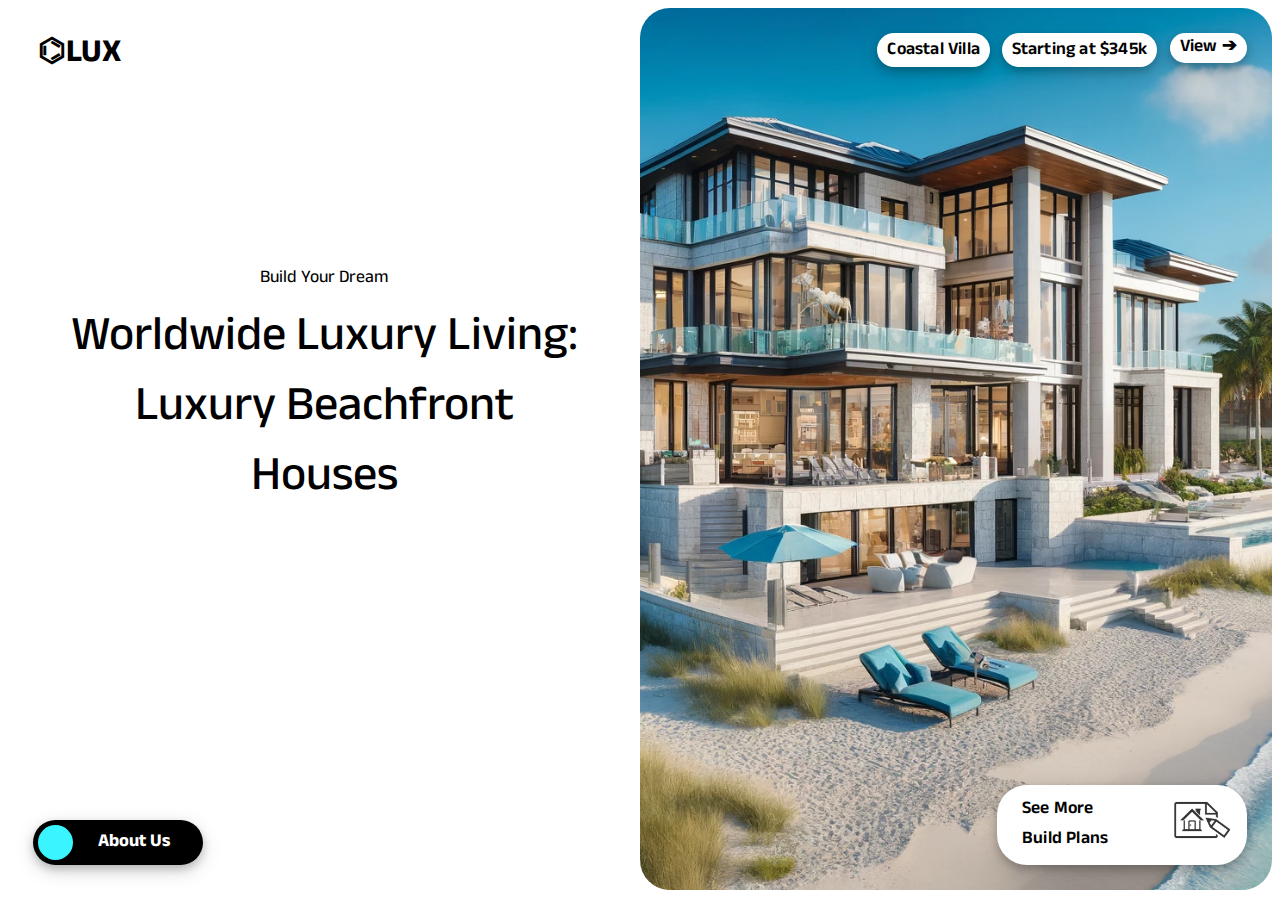
<file: index.html>
<!DOCTYPE html>
<html lang="en">
<head>
    <meta charset="UTF-8">
    <meta name="viewport" content="width=device-width, initial-scale=1.0">
    <title>Lux</title>
    <link rel="stylesheet" href="styles.css">
    <link rel="shortcut icon" type="image/webp" href="Media/LuxIcon2.png">
</head>
<body>

    <div class="page-transition"></div>

    <div class="view1">
        <div class="view1-child left">

            <div class="view1-content1">
                <div class="view1-child-left-logo">
                    <h1 class="view1-logo"><a href="#">⌬LUX</a></h1>
                </div>
                <div class="view1-child-left-text">
                    <h4 class="view1-tagline">Build Your Dream</h4>
                    <h1 class="view1-tagline-main">Worldwide Luxury Living:<br>Luxury Beachfront <br> Houses</h1>
                </div>
                <div class="contact-button clickable" id="contact-button">
                    <h1>About Us</h1>
                    <div class="contact-button-slider"></div>
                    
                </div>
            </div> 
        </div>
        <div class="view1-child right">
            <!-- <div class="view1-child-right-text1">
                <h1>Coastal Villa</h1> 
            </div> -->
            <div class="view1-child-right-price">
                <h1>Starting at $345k</h1>
            </div>
            <div class="view1-child-right-name">
                <h1>Coastal Villa</h1>
            </div>
            <div class="view1-child-right-more">
                <a class="clickable" href="listing1.html">View ➔</a>
            </div>
            <div class="view1-child-right-location" id="blueprints-button">
                <h1>See More <br> Build Plans </h1>
                <img src="Media/blueprint_icon.png" class="view1-right-loc-symbol">
            </div>
            <img src="Media/real-estate-image1.webp" class="view1-right-img">

            <!-- <div class="view1-child-right-cover">
                <div class="view1-child-right-cover-button">?</div>
            </div> -->
        </div>
    </div>
    <script src="script.js"></script>
</body>
</html>
</file>
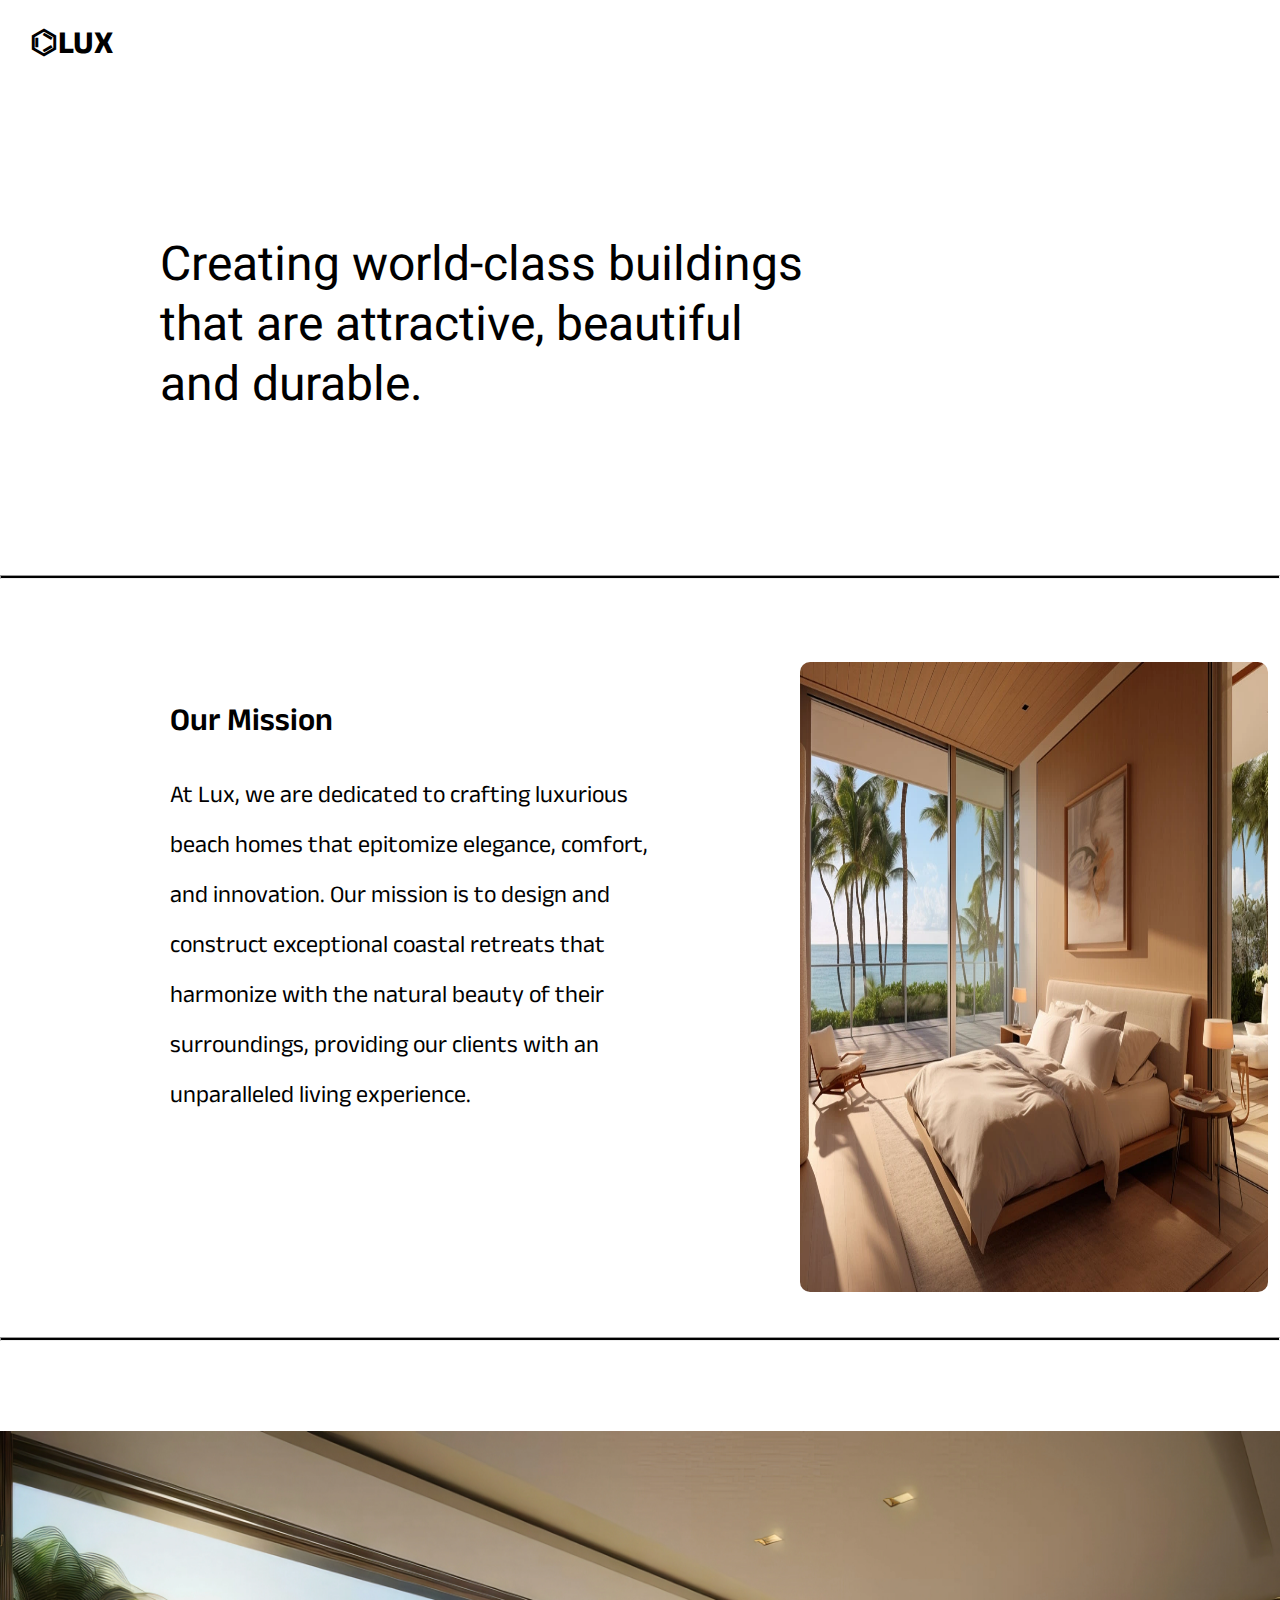
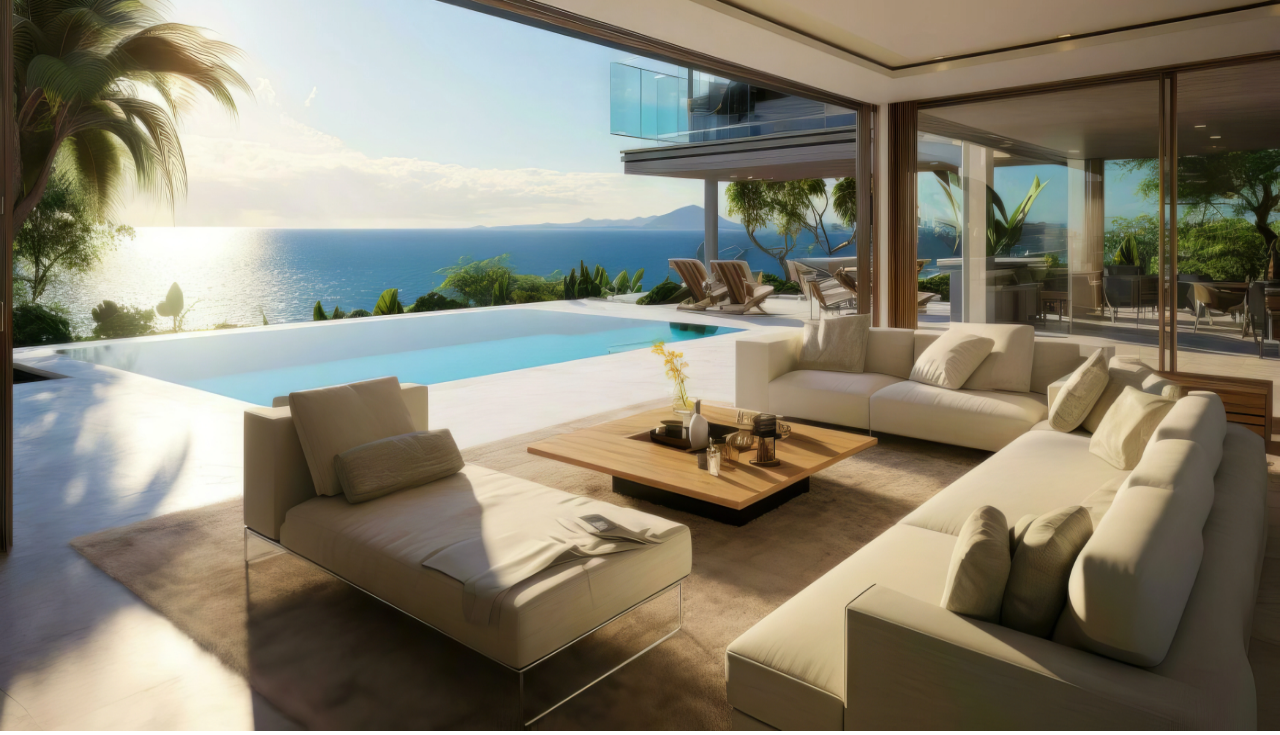
<file: about.html>
<!DOCTYPE html>
<html lang="en">
<head>
    <meta charset="UTF-8">
    <meta name="viewport" content="width=device-width, initial-scale=1.0">
    <link rel="stylesheet" href="styles.css">
    <title>Document</title>
    <style>
        body{
            padding: 0;
            margin: 0;
        }
    </style>
</head>
<body>
    <div class="page-transition"></div>
    <div class="view1-child-left-logo">
        <h1 class="view1-logo"><a class="clickable" href="index.html">⌬LUX</a></h1>
    </div>
    <div class="about-part1"><h1>Creating world-class buildings<br>that are attractive, beautiful<br>and durable.</h1></div>
    <hr class="about-line1">
    <div class="about-view1">
        <div class="about-view1-child left">
            <h1>Our Mission</h1>
            <h2>At Lux, we are dedicated to crafting luxurious beach homes that epitomize elegance, comfort, and innovation. Our mission is to design and construct exceptional coastal retreats that harmonize with the natural beauty of their surroundings, providing our clients with an unparalleled living experience. </h2>
        </div>
        <div class="about-view1-child right">
            <img src="Media/real-estate-image3.webp" alt="" class="about-view1-child-img">
        </div>
    </div>
    <hr class="about-line2">
    <img src="Media/real-estate-image7.webp" alt="" class="about-view1-img2">

    <script src="script.js"></script>
</body>
</html>
</file>
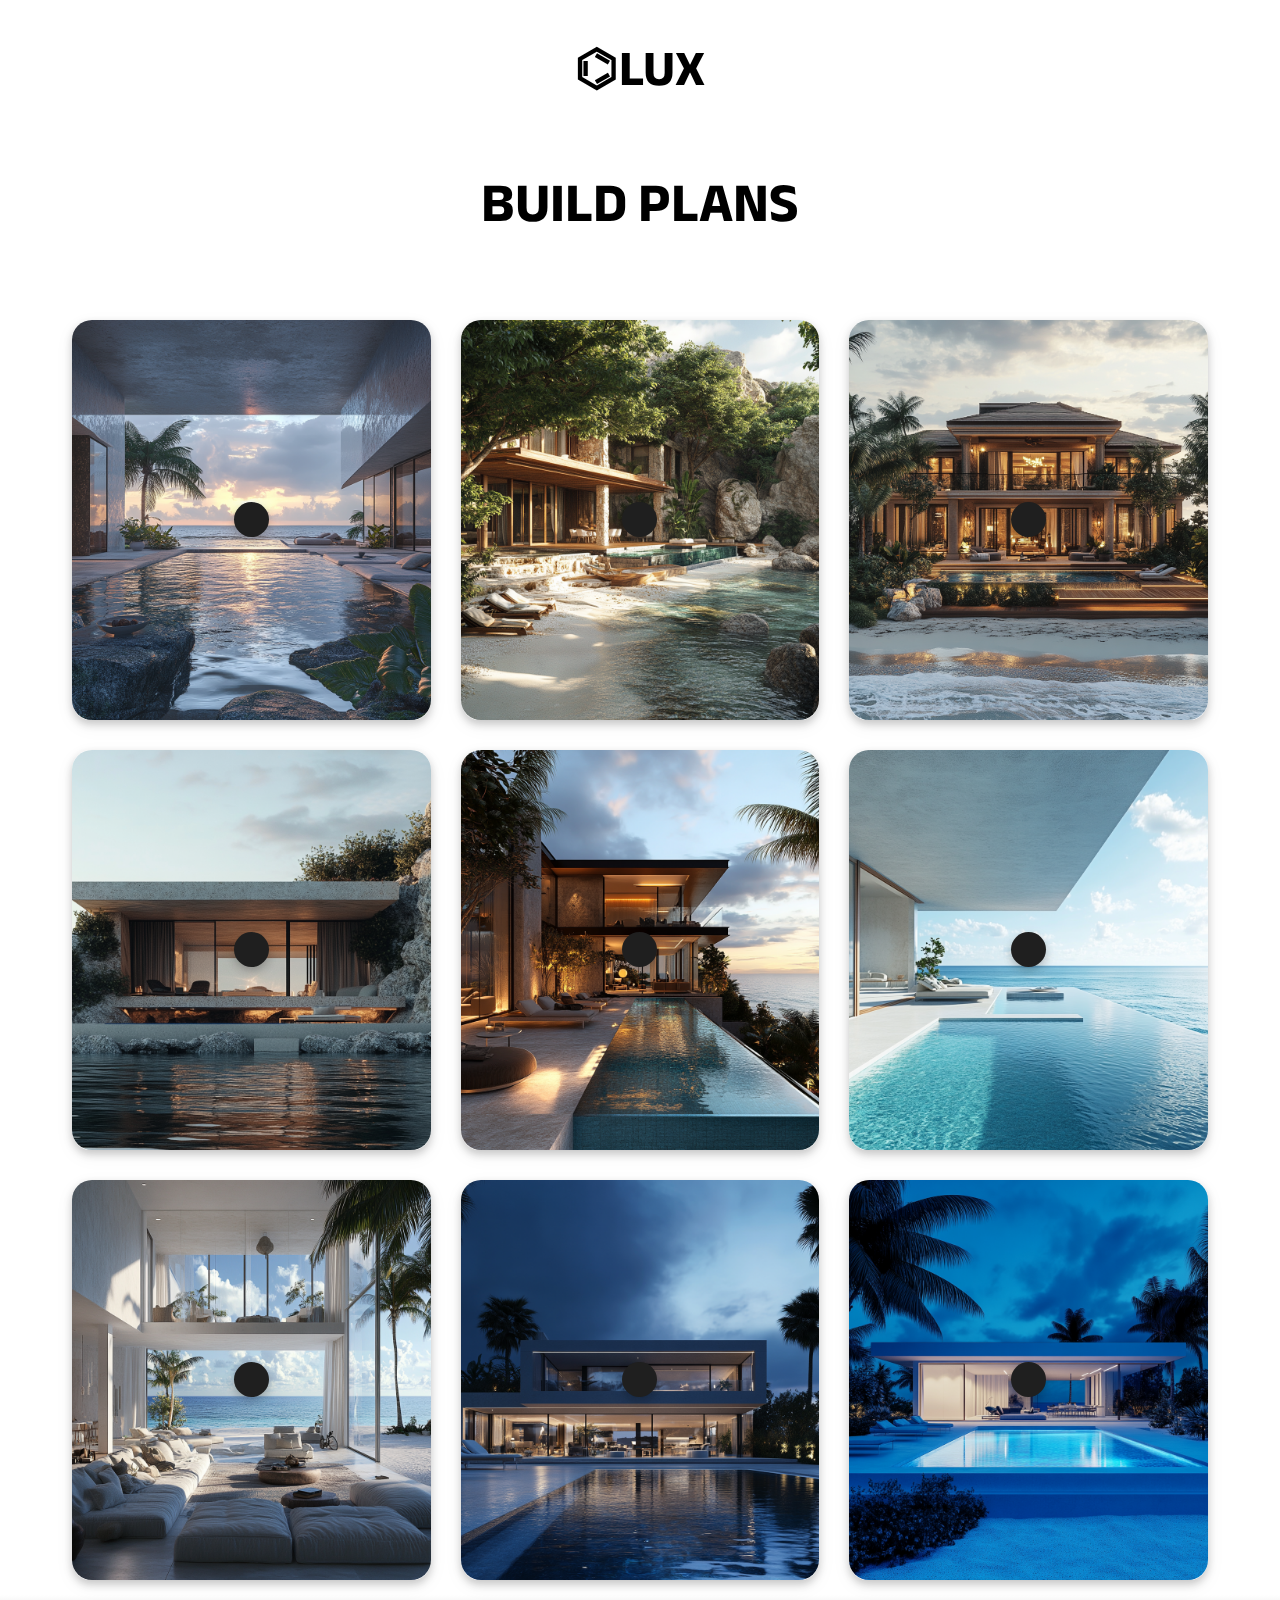
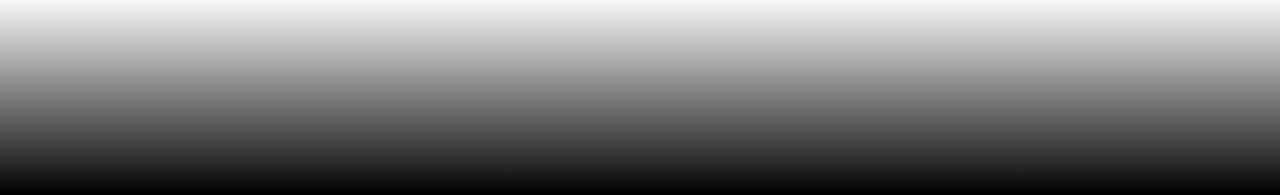
<file: blueprints.html>
<!DOCTYPE html>
<html lang="en">
<head>
    <meta charset="UTF-8">
    <meta name="viewport" content="width=device-width, initial-scale=1.0">
    <title>Blueprints</title>
    <link rel="stylesheet" href="styles.css">
    <style>
        body{
            padding: 0;
            margin: 0;
        }
    </style>
</head>
<body>
    <div class="page-transition"></div>

    <div class="blueprints-page">
        <h1 class="view1-logo"><a class="clickable" href="index.html">⌬LUX</a></h1>
        <h2>BUILD PLANS</h2>
        <!-- <hr> -->
    </div>

    <div class="blueprint-container">
        <div class="blueprint-card">
            <img src="Media/01.png" alt="Picture of the Seaside Retreat Build Plan">
            <div class="blueprint-card-info">
                <h1>Seaside Retreat</h1>
            </div>
        </div>
        
        <div class="blueprint-card">
            <img src="Media/02.png" alt="Picture of the Horizon Cove Build Plan">
            <div class="blueprint-card-info">
                <h1>Horizon Cove</h1>
            </div>
        </div>
        
        <div class="blueprint-card">
            <img src="Media/03.png" alt="Picture of the Shoreline Escape Build Plan">
            <div class="blueprint-card-info">
                <h1>Shoreline Escape</h1>
            </div>
        </div>
        
        <div class="blueprint-card">
            <img src="Media/04.png" alt="Picture of the Driftwood Hideaway Build Plan">
            <div class="blueprint-card-info">
                <h1>Driftwood Hideaway</h1>
            </div>
        </div>
        
        <div class="blueprint-card">
            <img src="Media/05.png" alt="Picture of the Nautilus Retreat Build Plan">
            <div class="blueprint-card-info">
                <h1>Nautilus Retreat</h1>
            </div>
        </div>
        
        <div class="blueprint-card">
            <img src="Media/06.png" alt="Picture of the Saltwater Haven Build Plan">
            <div class="blueprint-card-info">
                <h1>Saltwater Haven</h1>
            </div>
        </div>
        
        <div class="blueprint-card">
            <img src="Media/07.png" alt="Picture of the Shoreline Villa Build Plan">
            <div class="blueprint-card-info">
                <h1>Shoreline Villa</h1>
            </div>
        </div>
        
        <div class="blueprint-card">
            <img src="Media/08.png" alt="Picture of the Darkwater Villa Build Plan">
            <div class="blueprint-card-info">
                <h1>Darkwater Villa</h1>
            </div>
        </div>
        
        <div class="blueprint-card">
            <img src="Media/09.png" alt="Picture of the Stormtide Villa Build Plan">
            <div class="blueprint-card-info">
                <h1>Stormtide Villa</h1>
            </div>
        </div>
        
        <div class="blueprints-end"></div>
    </div>
    

        


    <script src="script.js"></script>

</body>
</html>
</file>
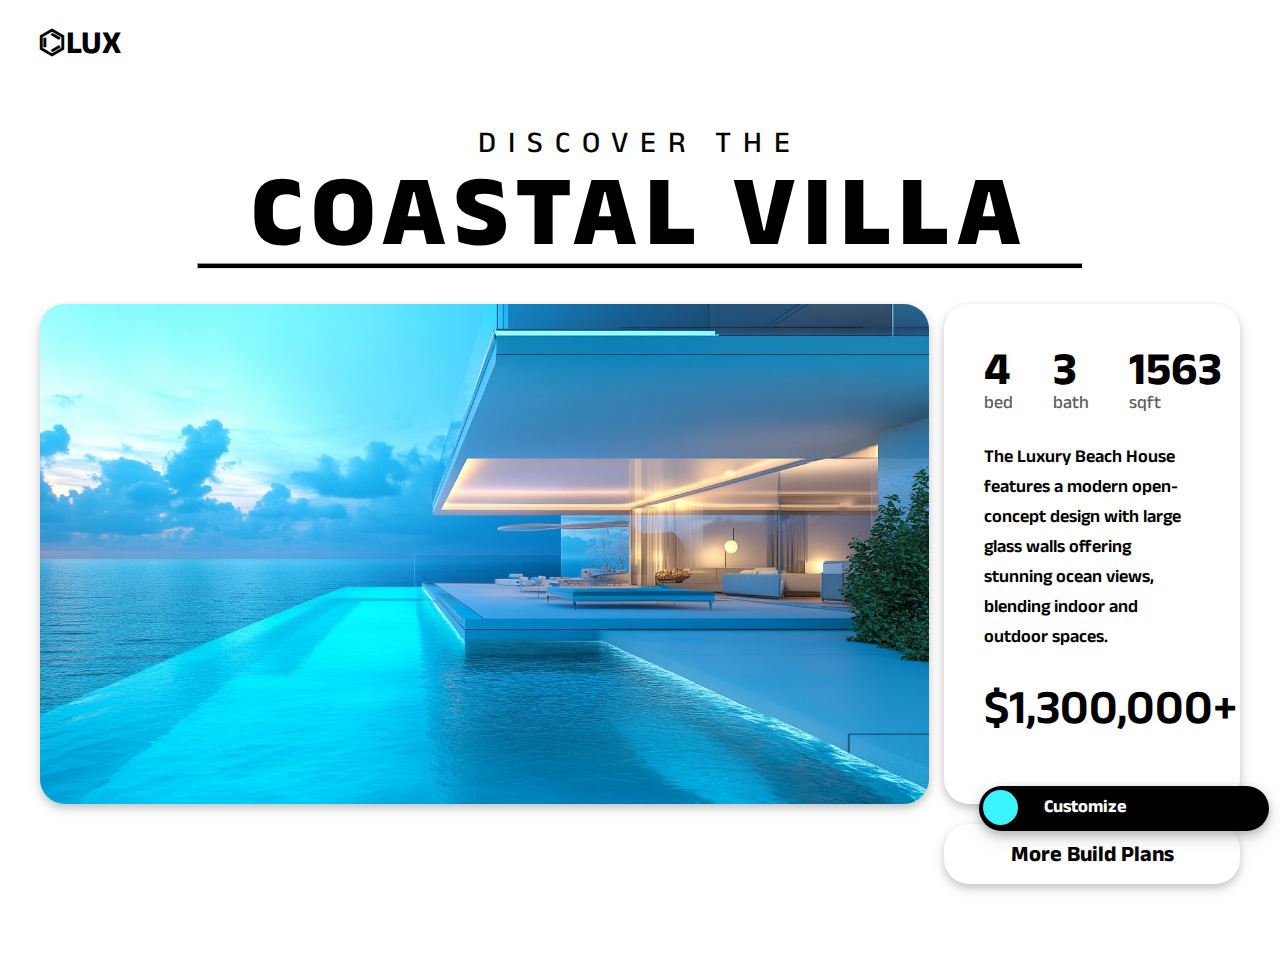
<file: listing1.html>
<!DOCTYPE html>
<html lang="en">
<head>
    <meta charset="UTF-8">
    <meta name="viewport" content="width=device-width, initial-scale=1.0">
    <title>Lux</title>
    <link rel="stylesheet" href="styles.css">
    <link rel="shortcut icon" type="image/webp" href="Media/LuxIcon2.png">
</head>
<body>
    <div class="page-transition"></div>

        
    <div class="view1-child-left-logo">
        <h1 class="view1-logo"><a class="clickable" href="index.html">⌬LUX</a></h1>
    </div>
    
    <div class="listing-part1">
        <h2>DISCOVER THE</h2>
        <h1>COASTAL VILLA</h1>
        <hr>
    </div>
    <div class="listing-part2">
        <div class="part2-left">
            <img src="Media/10.png" alt="">
        </div>
        <div class="part2-right">
            <div class="home-info">
                <div class="beds"><h1>4 <br> <Span>bed</Span></h1></div>
                <div class="baths"><h1>3 <br> <span>bath</span></h1></div>
                <div class="sqf"><h1>1563 <br> <span>sqft</span></h1></div>
            </div>
            <div class="part2-description">The Luxury Beach House features a modern open-concept design with large glass walls offering stunning ocean views, blending indoor and outdoor spaces.</div>
            <div class="price">$1,300,000+</div>
            
            <div class="customize-button">
                <h1>Customize</h1>
                <div class="customize-button-slider"></div>
            </div>
        </div>
    </div>
    <div class="listing-part3">
        <div class="listing-part3-left"></div>
        <div class="listing-part3-right" id="listing-part3-right">
            <h1>More Build Plans</h1>
        </div>
    </div>

    
    

    <script src="script.js"></script>
</body>
</html>
</file>
<file: styles.css>
@import url('https://fonts.googleapis.com/css2?family=Anek+Devanagari:wght@100..800&display=swap');
@import url('https://fonts.googleapis.com/css2?family=IBM+Plex+Sans:ital,wght@0,100;0,200;0,300;0,400;0,500;0,600;0,700;1,100;1,200;1,300;1,400;1,500;1,600;1,700&display=swap');
@import url('https://fonts.googleapis.com/css2?family=Heebo:wght@100..900&family=IBM+Plex+Sans:ital,wght@0,100;0,200;0,300;0,400;0,500;0,600;0,700;1,100;1,200;1,300;1,400;1,500;1,600;1,700&display=swap');
@import url('https://fonts.googleapis.com/css2?family=New+Amsterdam&display=swap');


:root {
    --animation-curve: cubic-bezier(.3, .5, .5, 1);
    --animation-curve2: cubic-bezier(3, 0.9, 1, 1.55);
}

::selection {
    background: #3AF5FF;
}

body::-webkit-scrollbar {
    background-color: rgb(255, 255, 255);
    width: 0;
}
  
  ::-webkit-scrollbar-thumb {
    background-color: rgb(255, 255, 255);
    border-radius: 0px;
    height: 30%;
}
  
  body::-webkit-scrollbar-thumb:hover {
    background-color: grey;
}

/* PAGE TRANSITION */

.page-transition {
    position: fixed;
    width: 100%;
    height: 100%;
    background-color: #ffffff;
    z-index: 9999;

    transition: transform 0.6s var(--animation-curve);
}
  


  
/* INDEX.HTML */


.view1 {
    display: flex;
    
}

.view1-child{
    flex: 1;
    
}
  
.view1-child.right {
    background-color: rgb(255, 255, 255);
    flex: 1;
    position: relative;
    
}
  
.view1-child.left {
    background-color: rgb(255, 255, 255);
    position: relative;
}

.view1-child-left-text{
    position: relative;
    top: 18%;
    text-align: center;
}

.view1-child:first-child {
    height: 98vh;
}

.view1-right-img{
    width: 100%;
    height: 100%;
    object-fit: cover;
    border-radius: 30px;
    
}

.view1-content1{
    width: 100%;
    height: 100%;
    background-color: rgb(255, 255, 255);
    position: absolute;
    z-index: 5;
}

.view1-tagline, .view1-tagline-main{
    font-family: "Anek Devanagari";
}

.view1-tagline{
    font-weight: 450;
    margin: 12px;
    
    font-size: 1.1em;
}
.view1-tagline-main{
    font-weight: 500;
    margin: 1px;
    font-style: bold;
    font-size: 3em;
    line-height: 70px;
    
}

.view1-logo{
    font-family: "Anek Devanagari";
    transition: all .3s;
}

.view1-logo a{
    text-decoration: none;
    color: black;
}

.view1-logo:hover{
    letter-spacing: 3px;
}

.view1-child-left-logo{
    margin-left: 30px;
}

/* .view1-child-right-text1{
    
    position: absolute;
  
}

.view1-child-right-text1 h1{
    
    margin-left: 30px;
    margin-top: 35px;
    color: white;
    font-family: "Anek Devanagari";
    font-size: 2em;
    font-weight: 600;
    line-height: 25px;
    font-style: bold;
  
} */


.view1-child-right-location{
    position: absolute;
    background-color: rgb(255, 255, 255);
    border-radius: 30px;
    box-shadow: 0 4px 8px 0 rgba(0, 0, 0, 0.2), 0 6px 20px 0 rgba(0, 0, 0, 0.15);
    right: 25px;
    bottom: 25px;
    width: 250px;
    

}

.view1-child-right-location h1{
    font-family: "Anek Devanagari";
    margin-left: 25px;
    margin-right: 100px;
    font-size: 1.1em;
    font-weight: 600;
    letter-spacing: .2px;
    margin-top: 10px;
    margin-bottom: 10px;
} 
.view1-right-loc-symbol{
    width:60px;
    position: absolute;
    right: 15px;
    top: 8px;
}

.view1-child-right-price{
    position: absolute;
    background-color: rgb(255, 255, 255);
    border-radius: 20px;
    box-shadow: 0 4px 8px 0 rgba(0, 0, 0, 0.2), 0 6px 20px 0 rgba(0, 0, 0, 0.15);
    right: 115px;
    top: 25px;
}

.view1-child-right-price h1{
    font-family: "Anek Devanagari";
    margin: 10px;
    font-size: 1.1em;
    font-weight: 600;
    letter-spacing: .2px;
    margin-top: 3px;
    margin-bottom: 1px;
}

.view1-child-right-name{
    position: absolute;
    background-color: rgb(255, 255, 255);
    border-radius: 20px;
    box-shadow: 0 4px 8px 0 rgba(0, 0, 0, 0.2), 0 6px 20px 0 rgba(0, 0, 0, 0.15);
    right: 282px;
    top: 25px;
}

.view1-child-right-name h1{
    font-family: "Anek Devanagari";
    margin: 10px;
    font-size: 1.1em;
    font-weight: 600;
    letter-spacing: .2px;
    margin-top: 3px;
    margin-bottom: 1px;
}

.view1-child-right-more{
    position: absolute;
    background-color: rgb(255, 255, 255);
    border-radius: 20px;
    box-shadow: 0 4px 8px 0 rgba(0, 0, 0, 0.2), 0 6px 20px 0 rgba(0, 0, 0, 0.15);
    right: 25px;
    top: 25px;
}

.view1-child-right-more a{
    font-family: "Anek Devanagari";
    margin: 10px;
    font-size: 1.1em;
    font-weight: 600;
    letter-spacing: .2px;
    text-decoration: none;
    color: black;
}

.view1-child-right-name, .view1-child-right-price, .view1-child-right-location, .view1-child-right-more{
    transition: all .15s;
    z-index: 9;
}

.view1-child-right-name:hover, .view1-child-right-price:hover{
    transform: scale(1.035);
    cursor: default;
}

.view1-child-right-location:hover{
    /* border: 7px, solid, #3AF5FF; */
    width: 310px;
    cursor: pointer;
}

.view1-child-right-location:hover h1{
    
    left: 0;
}

.view1-child-right-more:hover{
    background-color: #3AF5FF;
    transform: scale(1.05);
}

.view1-child-right-cover{
    width: 100%;
    height: 100%;
    
    
    position: absolute;
    
    top: 0;
    right: 0;
    z-index: 8;
    
    border-radius: 30px;
    
}
.view1-child-right-cover-button{
    width: 10%;
    height: 10%;
    left: 25px;
    bottom: 25px;
    position: absolute;
    color: white;
    text-align: center;
    justify-content: center;
    align-items: center;
    font-size: 45px;
    color: white;
    
    font-family: "Anek Devanagari";

    
    background-color: rgba(0,0,0,1);
    transition: all .5s;
    border-radius: 15px;
    
}

.view1-child-right-cover-button:hover{
    background-color: rgba(0,0,0,0.5);
    height: 100%;
    width: 100%; 
    left: 0;
    bottom: 0;
    color: rgba(0,0,0,0);
    
}

.contact-button{
    background-color: black;
    position: absolute;
    bottom: 25px;
    left: 25px;
    width: 170px;
    border-radius: 45px;
    height: 45px;
    transition: all .35s;
    box-shadow: 0 4px 8px 0 rgba(0, 0, 0, 0.2), 0 6px 20px 0 rgba(0, 0, 0, 0.15);
}

.contact-button h1{
    color: white;
    font-family: "Anek Devanagari";
    margin-left: 65px;
    margin-top: 8px;
    position: absolute;
    font-size: 18px;
    z-index: 16;
    transition: all .35s;
}

.contact-button-slider{
    background-color: #3af5ff;
    position: absolute;
    width: 35px;
    height: 35px;
    border-radius: 45px;
    margin-top: 4.5px;
    margin-left: 4.5px;
    top: 0;
    
    transition: all .35s;
}

.contact-button:hover{
    padding: 2px;
    cursor: pointer;
}

.contact-button:hover .contact-button-slider{
    width: 100%;
    height: 100%;
    margin-left: -2px;
    margin-top: 0px;
}

.contact-button:hover h1{
    color: black;
    margin-left: 18px;
    padding-right: 10px;
}

/* LISTING1.HTML */

.listing-part1{
    width: 100%;
    font-family: "Anek Devanagari";
    text-align: center;
    display: flex;
    flex-direction: column;
}

.listing-part1 hr{
    width: 70%;
    height: 4px;
    background-color: black;
    margin-top: -20px;
    margin-bottom: 15px;
}

.listing-part1 h2{
    font-weight: 500;
    letter-spacing: 12px;
    font-size: 30px;
    margin-bottom: -30px;
    padding: 0;
}

.listing-part1 h1{
    font-weight: 900;
    font-size: 100px;
    letter-spacing: 8px;
    margin: 0;
    padding: 0;
    margin-bottom: -30px ;
}


.listing-part2{
    width: 95%;
    margin: 0 auto;
    margin-top: 20px;
    height: 500px;
    display: flex;
}
.part2-left{
    flex: 3;
    margin-right: 15px;
    background-color: aquamarine;
    border-radius: 25px;
    box-shadow: 0 4px 8px 0 rgba(0, 0, 0, 0.2), 0 6px 20px 0 rgba(0, 0, 0, 0.05);
}
.part2-left img{
    width: 100%;
    height: 100%;
    border-radius: 25px;
    object-fit: cover;
}
.part2-right{
    flex: 1;
    background-color: #ffffff;
    border-radius: 25px;
    box-shadow: 0 4px 8px 0 rgba(0, 0, 0, 0.2), 0 6px 20px 0 rgba(0, 0, 0, 0.05);
}

.listing-part3{
    width: 95%;
    margin: 0 auto;
    height: 60px;
    border-radius: 25px;
    margin-top: 20px;
    display: flex;
    margin-bottom: 90px;
    /* box-shadow: 0 4px 8px 0 rgba(0, 0, 0, 0.2), 0 6px 20px 0 rgba(0, 0, 0, 0.05); */
}

.listing-part3-left{
    flex: 3;
    margin-right: 15px;
    border-radius: 25px;
}
.listing-part3-right{
    justify-content: center;
    align-items: center;
    text-align: center;
    flex: 1;
    border-radius: 25px;
    box-shadow: 0 4px 8px 0 rgba(0, 0, 0, 0.2), 0 6px 20px 0 rgba(0, 0, 0, 0.05);
    cursor: pointer;
    transition: all .2s;
}
.listing-part3-right h1{
    font-family: "Anek Devanagari";
    font-size: 22px;
}
.listing-part3-right:hover{
    flex: 1.3;
}

.price{
    font-family: "Anek Devanagari";
    font-size: 48px;
    margin-top: 20px;
    margin-left: 40px;
    font-weight: 600;
}

.customize-button{
    background-color: black;
    position: absolute;
    width: 290px;
    border-radius: 45px;
    height: 45px;
    transition: all .35s;
    box-shadow: 0 4px 8px 0 rgba(0, 0, 0, 0.2), 0 6px 20px 0 rgba(0, 0, 0, 0.15);
    margin-top: 30px;
    margin-left: 35px;
}

.customize-button h1{
    color: white;
    font-family: "Anek Devanagari";
    margin-left: 65px;
    margin-top: 8px;
    position: absolute;
    font-size: 18px;
    z-index: 16;
    transition: all .35s;
}

.customize-button-slider{
    background-color: #3af5ff;
    position: absolute;
    width: 35px;
    height: 35px;
    border-radius: 45px;
    margin-top: 4.5px;
    margin-left: 4.5px;
    top: 0px;
    
    transition: all .35s;
}

.customize-button:hover{
    padding: 2px;
    cursor: pointer;
}

.customize-button:hover .customize-button-slider{
    width: 100%;
    height: 100%;
    margin-left: -2px;
    margin-top: 0px;
}

.customize-button:hover h1{
    color: black;
    margin-left: 18px;
    padding-right: 10px;
}

.part2-description{
    font-size: 18px;
    font-family: "Anek Devanagari";
    margin-left: 40px;
    margin-right: 40px;
    font-weight: 600;
}

.home-info{
    width: 100%;
    height: 110px;
    display: flex;
    margin-left: 40px;
    margin-top: 30px;
    font-family: "Anek Devanagari";
    gap: 40px;
}

.beds, .baths, .sqf{
    font-size: 23px;
    margin-bottom: 0;
    line-height: 24px;
}
.beds span, .baths span, .sqf span{
    font-size: 18px;
    margin-top: 0;
    font-weight: 500;
    color: rgb(95, 91, 91);
}
/* About HTML */

.about-part1 h1{
    font-family: "Heebo";
    font-weight: 400;
    font-size:48px;
    line-height: 60px;
    margin-top: 10rem;
    margin-left: 10rem;
    margin-bottom: 10rem;
}

.about-line1{
    height: 1.5px;
    background-color: black;
}

.about-view1{
    display: flex;

    width: 100%;
    height: 700px;
}

.about-view1-child{
    flex: 1;
}

.about-view1-child.right{
    flex: 1.8;
}

.about-view1-child.left{
    margin-left: 80px;
    padding: 90px;
    font-family: "Anek Devanagari";
}

.about-view1-child.left h1{
    font-weight: 600;
}

.about-view1-child.left h2{
    font-weight: 400;
    width: 500px;
    line-height: 50px;
}

.about-view1-child-img{
    width: 90%;
    height: 90%;
    margin-top: 35px;
    padding: 40px;
    border-radius: 50px;
}

.about-line2{
    margin-top: 50px;
    margin-bottom: 90px;
    height: 2.5px;
    background-color: black;
}

.about-view1-img2{
    width: 100%;
    height: 900px;
}

.blueprints-page{
    justify-content: center;
    align-items: center;
    text-align: center;
    font-family: "Anek Devanagari";
}

.blueprints-page h1{
    font-size: 50px;
}

.blueprints-page h2{
    font-size: 55px;
}

.blueprints-page hr{
    width: 20%;
    background-color: black;
    height: 3px;
}

.blueprint-container{
    width: 100%;
    height: 500px;
    display: flex;
    flex-wrap: wrap;
    justify-content: center;
    cursor: pointer;
    
}

.blueprint-card{
    background-color: white;
    border-radius: 5%;
    width: 28%;
    height: 400px;
    display: flex;
    margin: 15px;
    position: relative;
    box-shadow: 0 4px 8px 0 rgba(0, 0, 0, 0.2), 0 6px 20px 0 rgba(0, 0, 0, 0.05);
    transition: all .2s;
    justify-content: center;
    align-items: center;
}

.blueprint-card:hover .blueprint-card-info{
    height: 100%;
    width: 100%;
    background-color: #2e2e2e5d;
}

.blueprint-card:hover h1{
    opacity: 100%;
}

.blueprint-card:hover{
    scale: .97;
}


.blueprint-card img{
    object-fit: cover;
    width: 100%;
    height: 100%;
    position: absolute;
    z-index: 0;
    border-radius: 20px;
}

.blueprint-card-info{
    position: absolute;
    width: 35px;
    height: 35px;
    background-color: #1f1f1f;
    z-index: 1;
    border-radius: 20px;
    box-shadow: 0 4px 8px 0 rgba(0, 0, 0, 0.2), 0 6px 20px 0 rgba(0, 0, 0, 0.05);
    overflow: hidden;
    transition: all .2s;
    display: flex;
    justify-content: center;
    align-items: center;
    text-align: center;
}

.blueprint-card-info h1{
    font-size: 40px;
    font-family: "Anek Devanagari";
    font-weight: 700;
    font-style: bold;
    color: rgb(255, 255, 255);
    opacity: 0%;
}

.blueprints-end{
    height: 200px;
    width: 100%;
    background: linear-gradient(to bottom, white, black);
}

.background{
    width: 100%;
    height: 100%;
    background-color: #3AF5FF;
}



.grid-item-left{
    flex: 1;
}
</file>
